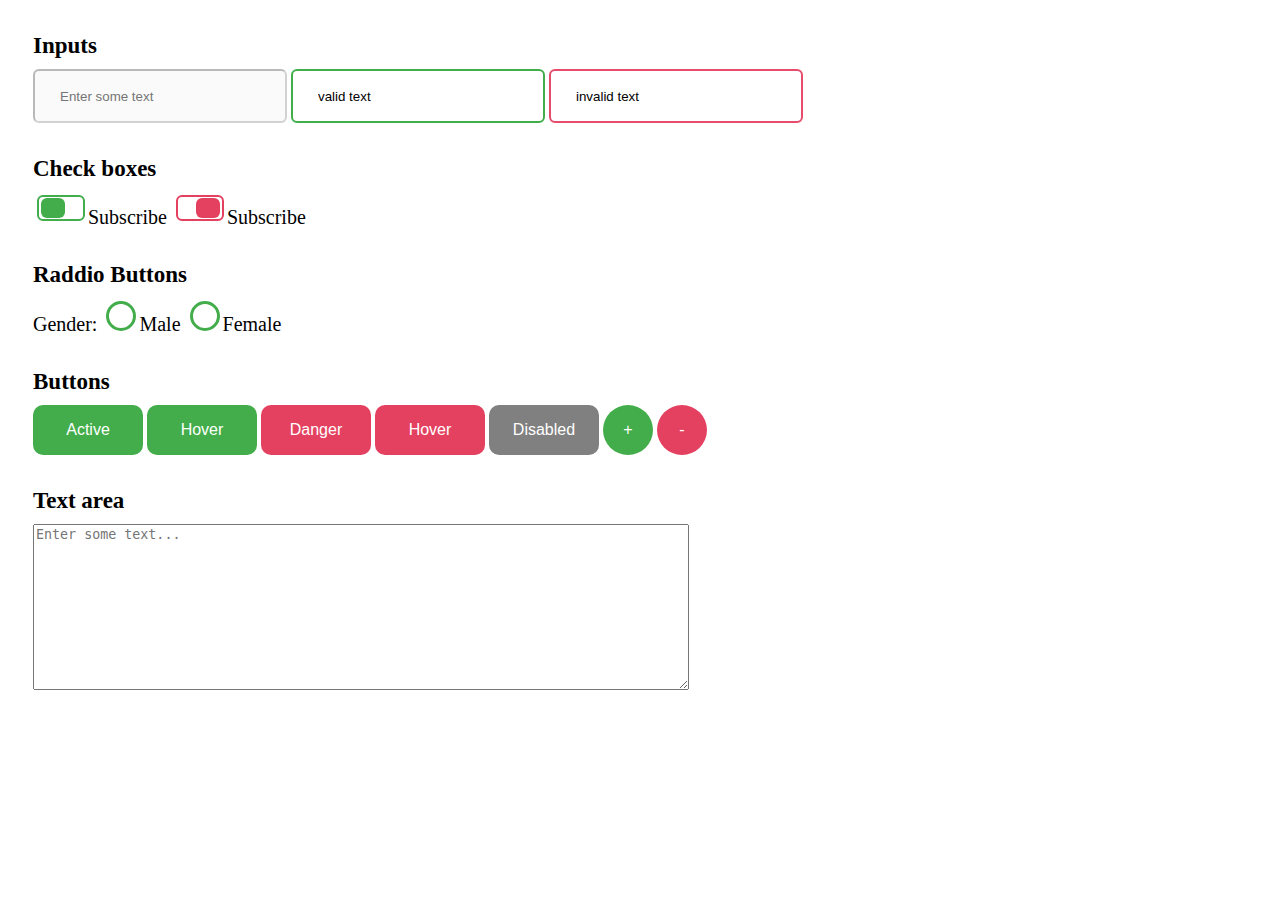
<file: eighthdz/index.html>
<!DOCTYPE html>
<html lang="en">
<head>
    <meta charset="UTF-8">
    <meta name="viewport" content="width=device-width, initial-scale=1.0">
    <title>Document</title>
    <link rel="stylesheet" href="style.css">
</head>
<body>
    <div class="container">
        <div class="inputs">
            <h3>Inputs</h3>
            <input type="text" placeholder="Enter some text" disabled>
            <input type="text" value="valid text" class="valid">
            <input type="text" value="invalid text" class="invalid">
        </div>
        <div class="check_boxes">
            <h3>Check boxes</h3>
            <label>
                <input type="checkbox" class="subscribe" checked>Subscribe
            </label>
            <label>
                <input type="checkbox" class="subscribe">Subscribe
            </label>
        </div>
        <div class="radio_buttons">
            <h3>Raddio Buttons</h3>
            <label>Gender:</label>
            <label><input type="radio" name="gender" class="radio">Male</label>
            <label><input type="radio" name="gender" class="radio">Female</label>
        </div>
        <div class="buttons">
            <h3>Buttons</h3>
            <button>Active</button>
            <button class="hover1">Hover</button>
            <button class="danger">Danger</button>
            <button class="hover2">Hover</button>
            <button class="disabled" disabled>Disabled</button>
            <button class="circle">+</button>
            <button class="circle danger">-</button>
        </div>
        <div class="textarea">
            <h3>Text area</h3>
            <textarea placeholder="Enter some text..."></textarea>
        </div>
    </div>
</body>
</html>
</file>
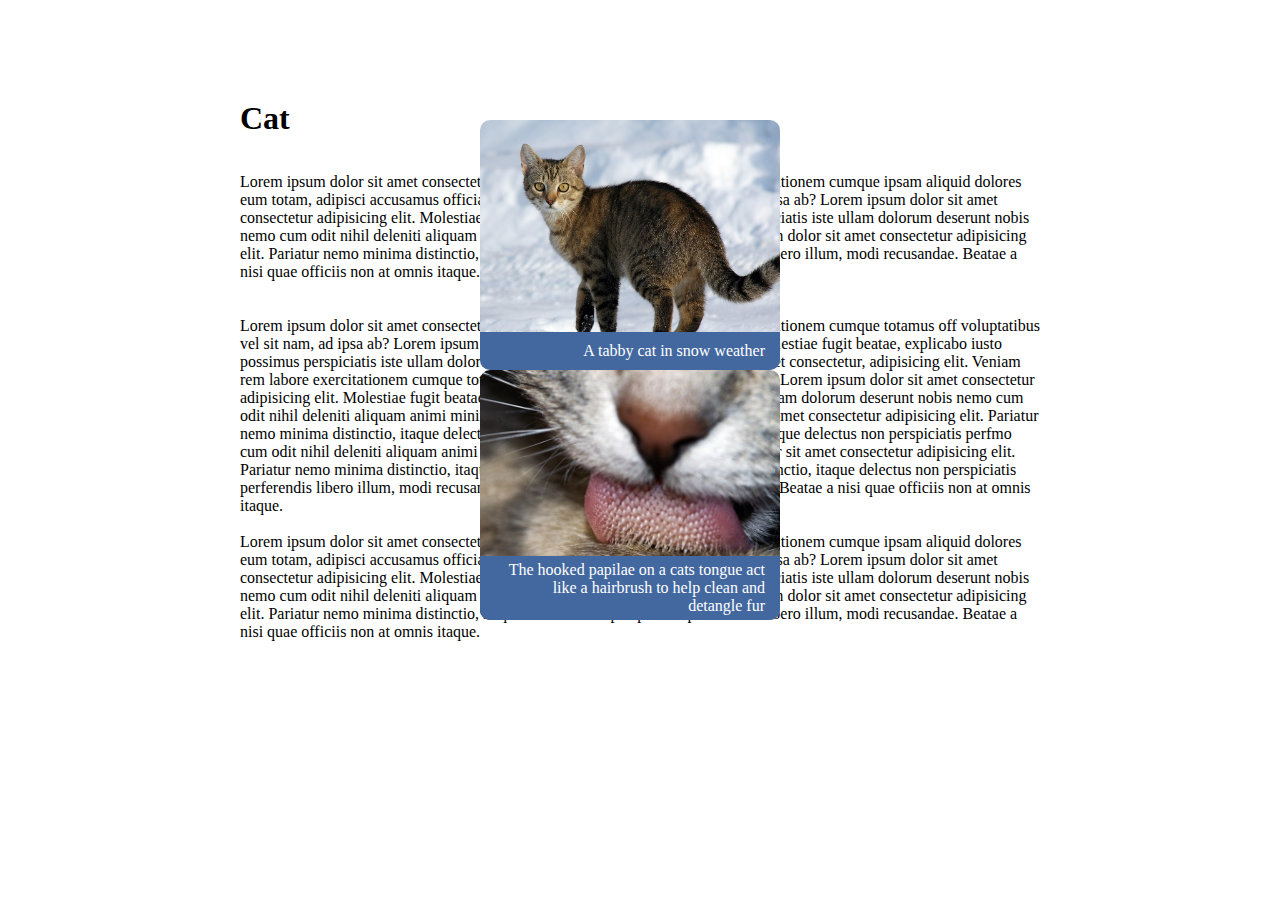
<file: fifthdz/index.html>
<!DOCTYPE html>
<html lang="en">
<head>
    <meta charset="UTF-8">
    <meta name="viewport" content="width=device-width, initial-scale=1.0">
    <title>Document</title>
    <link rel="stylesheet" href="style.css">
</head>
<body>
    <div class="text">
        <h1>Cat</h1>
        <br>
        <br>
        <p class="samtext">Lorem ipsum dolor sit amet consectetur, adipisicing elit. Veniam rem labore exercitationem cumque ipsam aliquid dolores eum totam, adipisci accusamus officia ipsum deleniti voluptatibus vel sit nam, ad ipsa ab? Lorem ipsum dolor sit amet consectetur adipisicing elit. Molestiae fugit beatae, explicabo iusto possimus perspiciatis iste ullam dolorum deserunt nobis nemo cum odit nihil deleniti aliquam animi minima accusantium quae! Lorem ipsum dolor sit amet consectetur adipisicing elit. Pariatur nemo minima distinctio, itaque delectus non perspiciatis perferendis libero illum, modi recusandae. Beatae a nisi quae officiis non at omnis itaque.</p>
        <div class="imgs">
            <div class="img1">
                <p class="imgtext1">A tabby cat in snow weather</p>
            </div>
            <div class="img2">
                <p class="imgtext2">The hooked papilae on a cats tongue act like a hairbrush to help clean and detangle fur</p>
            </div>
        </div>
        <br>
        <br>

    </div> 
    <div class="text2">
        <p class="samtext">Lorem ipsum dolor sit amet consectetur, adipisicing elit. Veniam rem labore exercitationem cumque  totamus off voluptatibus vel sit nam, ad ipsa ab? Lorem ipsum dolor sit amet consectetur adipisicing elit. Molestiae fugit beatae, explicabo iusto possimus perspiciatis iste ullam dolorum deserunt nobis nevrem ipsum dolor sit amet consectetur, adipisicing elit. Veniam rem labore exercitationem cumque  totamus off voluptatibus vel sit nam, ad ipsa ab? Lorem ipsum dolor sit amet consectetur adipisicing elit. Molestiae fugit beatae, explicabo iusto possimus perspiciatis iste ullam dolorum deserunt nobis nemo cum odit nihil deleniti aliquam animi minima accusantium quae! Lorem ipsum dolor sit amet consectetur adipisicing elit. Pariatur nemo minima distinctio, itaque delectus non perspiciatis perferendima distinctio, itaque delectus non perspiciatis perfmo cum odit nihil deleniti aliquam animi minima accusantium quae! Lorem ipsum dolor sit amet consectetur adipisicing elit. Pariatur nemo minima distinctio, itaque delectus non perspiciatis perferendima distinctio, itaque delectus non perspiciatis perferendis libero illum, modi recusandae. Beatae as libero illum, modi recusandae. Beatae a nisi quae officiis non at omnis itaque.</p>
        <br>
        <p class="samtext">Lorem ipsum dolor sit amet consectetur, adipisicing elit. Veniam rem labore exercitationem cumque ipsam aliquid dolores eum totam, adipisci accusamus officia ipsum deleniti voluptatibus vel sit nam, ad ipsa ab? Lorem ipsum dolor sit amet consectetur adipisicing elit. Molestiae fugit beatae, explicabo iusto possimus perspiciatis iste ullam dolorum deserunt nobis nemo cum odit nihil deleniti aliquam animi minima accusantium quae! Lorem ipsum dolor sit amet consectetur adipisicing elit. Pariatur nemo minima distinctio, itaque delectus non perspiciatis perferendis libero illum, modi recusandae. Beatae a nisi quae officiis non at omnis itaque.</p>
    </div>
</body>
</html>
</file>
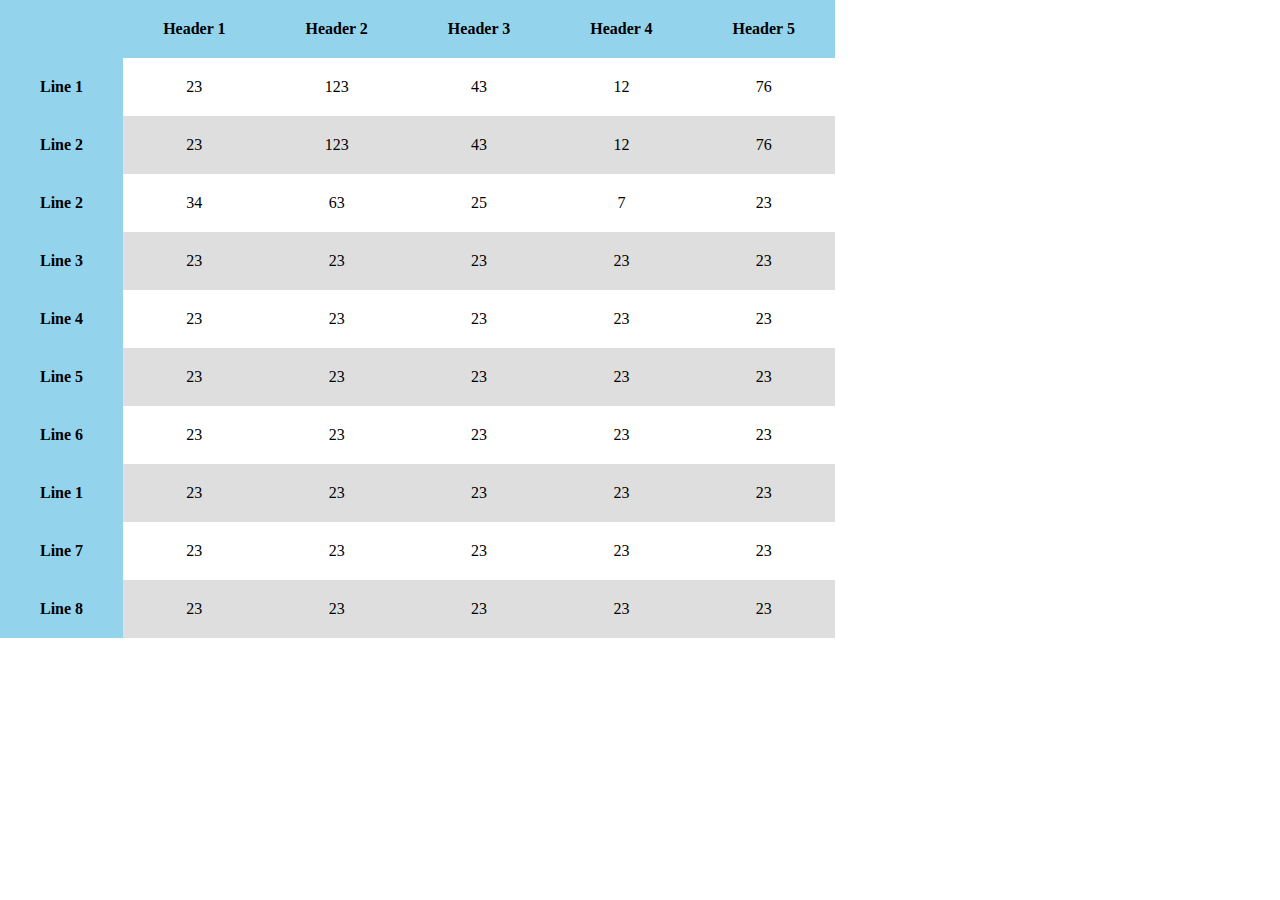
<file: firstdz/index.html>
<!DOCTYPE html>
<html lang="en">
<head>
    <meta charset="UTF-8">
    <meta name="viewport" content="width=device-width, initial-scale=1.0">
    <title>Document</title>
    <link rel="stylesheet" href="style.css">
</head>
<body>
    <table>
        <thead>
            <tr>
                <th> </th>
                <th>Header 1</th>
                <th>Header 2</th>
                <th>Header 3</th>
                <th>Header 4</th>
                <th>Header 5</th>
            </tr>
        </thead>
        <tbody>
            <tr>
                <th>Line 1</th>
                <td>23</td>
                <td>123</td>
                <td>43</td>
                <td>12</td>
                <td>76</td>
            </tr>
            <tr>
                <th>Line 2</th>
                <td>23</td>
                <td>123</td>
                <td>43</td>
                <td>12</td>
                <td>76</td>
            </tr>
            <tr>
                <th>Line 2</th>
                <td>34</td>
                <td>63</td>
                <td>25</td>
                <td>7</td>
                <td>23</td>
            </tr>
            <tr>
                <th>Line 3</th>
                <td>23</td>
                <td>23</td>
                <td>23</td>
                <td>23</td>
                <td>23</td>
            </tr>
            <tr>
                <th>Line 4</th>
                <td>23</td>
                <td>23</td>
                <td>23</td>
                <td>23</td>
                <td>23</td>
            </tr>
            <tr>
                <th>Line 5</th>
                <td>23</td>
                <td>23</td>
                <td>23</td>
                <td>23</td>
                <td>23</td>
            </tr>
            <tr>
                <th>Line 6</th>
                <td>23</td>
                <td>23</td>
                <td>23</td>
                <td>23</td>
                <td>23</td>
            </tr>
            <tr>
                <th>Line 1</th>
                <td>23</td>
                <td>23</td>
                <td>23</td>
                <td>23</td>
                <td>23</td>
            </tr>
            <tr>
                <th>Line 7</th>
                <td>23</td>
                <td>23</td>
                <td>23</td>
                <td>23</td>
                <td>23</td>
            </tr>
            <tr>
                <th>Line 8</th>
                <td>23</td>
                <td>23</td>
                <td>23</td>
                <td>23</td>
                <td>23</td>
            </tr>
        </tbody>
    </table>

</body>
</html>
</file>
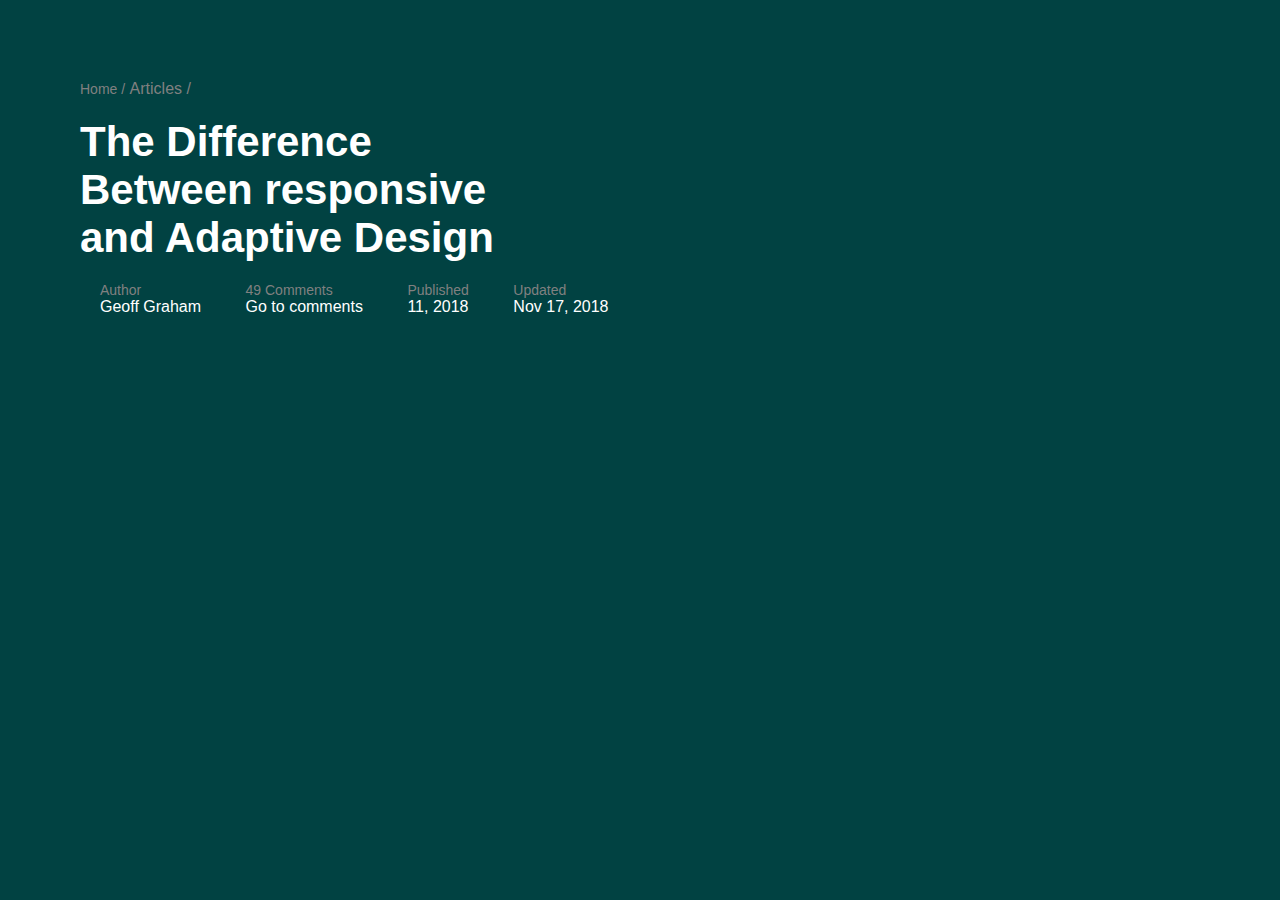
<file: fourthdz/index.html>
<!DOCTYPE html>
<html lang="en">
<head>
    <meta charset="UTF-8">
    <meta name="viewport" content="width=device-width, initial-scale=1.0">
    <title>Document</title>
    <link rel="stylesheet" href="style.css">
</head>
<body>
    <ul class="nav-menu">
        <li><p>Home /</p></li>
        <li><p>Articles /</p></li>
    </ul>
    <h1>The Difference Between responsive and Adaptive Design</h1>
    <div class="clearfix" id="main">
            <ul>
                <li>Author</li>
                <li><p>Geoff Graham</p></li>
            </ul>
            <ul>
                <li>49 Comments</li>
                <li><p>Go to comments</p></li>
            </ul>
            <div class="second">
                <ul>
                    <li>Published</li>
                    <li>11, 2018</li>
                </ul>
                <ul>
                    <li>Updated</li>
                    <li>Nov 17, 2018</li>
                </ul>
            </div>
    </div>
</body>
</html>
</file>
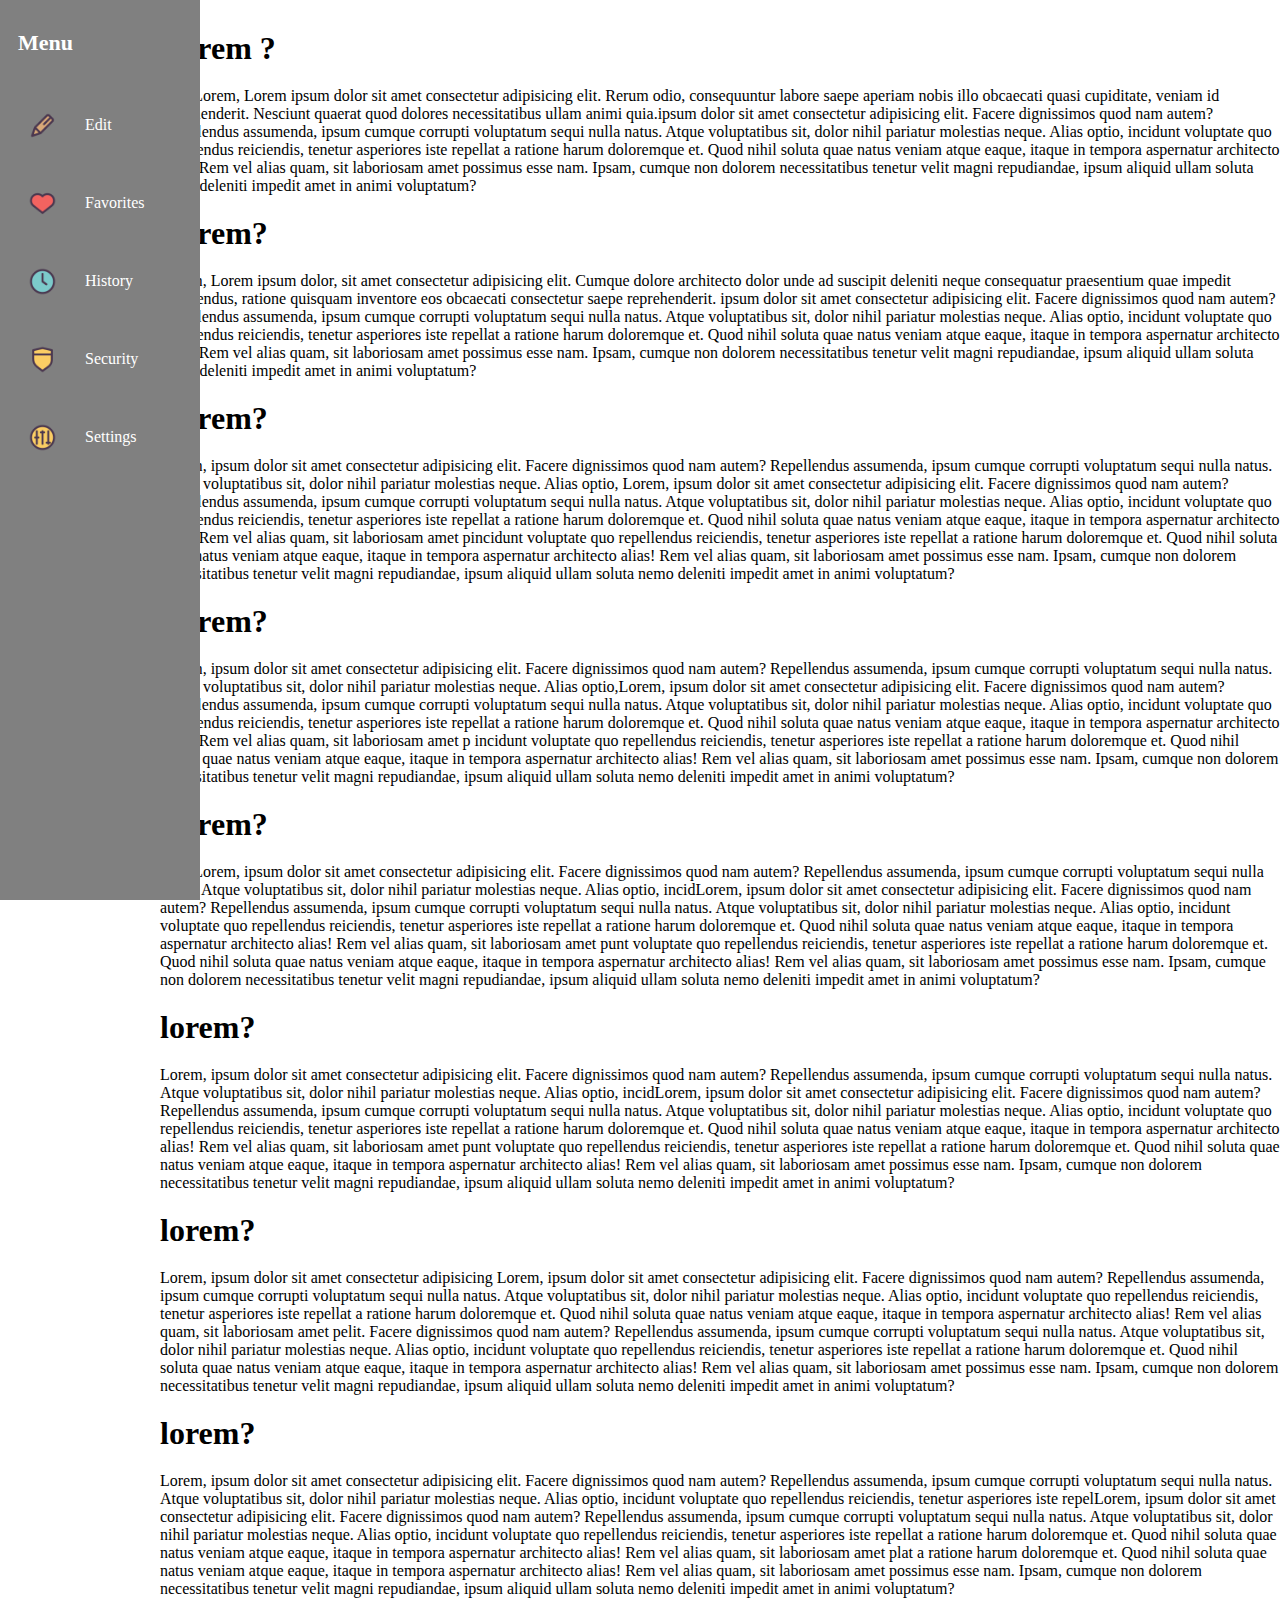
<file: seconddz/index.html>
<!DOCTYPE html>
<html lang="en">
<head>
    <meta charset="UTF-8">
    <meta name="viewport" content="width=device-width, initial-scale=1.0">
    <title>Document</title>
    <link rel="stylesheet" href="style.css">
</head>
<body>
    <nav>
        <h4>Menu</h4>
        <ul class="nav-menu">
            <li><a class="edit">Edit</a></li>
            <li><a class="favorites">Favorites</a></li>
            <li><a class="history">History</a></li>
            <li><a class="security">Security</a></li>
            <li><a class="settings">Settings</a></li>
        </ul>
    </nav>
    <main>
        <section>
            <h1>Lorem ?</h1>
            span Lorem,  Lorem ipsum dolor sit amet consectetur adipisicing elit. Rerum odio, consequuntur labore saepe aperiam nobis illo obcaecati quasi cupiditate, veniam id reprehenderit. Nesciunt quaerat quod dolores necessitatibus ullam animi quia.ipsum dolor sit amet consectetur adipisicing elit. Facere dignissimos quod nam autem? Repellendus assumenda, ipsum cumque corrupti voluptatum sequi nulla natus. Atque voluptatibus sit, dolor nihil pariatur molestias neque.
            Alias optio, incidunt voluptate quo repellendus reiciendis, tenetur asperiores iste repellat a ratione harum doloremque et. Quod nihil soluta quae natus veniam atque eaque, itaque in tempora aspernatur architecto alias!
            Rem vel alias quam, sit laboriosam amet possimus esse nam. Ipsam, cumque non dolorem necessitatibus tenetur velit magni repudiandae, ipsum aliquid ullam soluta nemo deleniti impedit amet in animi voluptatum?
        </section>
        <section>
            <h1>Lorem?</h1>
            Lorem, Lorem ipsum dolor, sit amet consectetur adipisicing elit. Cumque dolore architecto dolor unde ad suscipit deleniti neque consequatur praesentium quae impedit repellendus, ratione quisquam inventore eos obcaecati consectetur saepe reprehenderit. ipsum dolor sit amet consectetur adipisicing elit. Facere dignissimos quod nam autem? Repellendus assumenda, ipsum cumque corrupti voluptatum sequi nulla natus. Atque voluptatibus sit, dolor nihil pariatur molestias neque.
            Alias optio, incidunt voluptate quo repellendus reiciendis, tenetur asperiores iste repellat a ratione harum doloremque et. Quod nihil soluta quae natus veniam atque eaque, itaque in tempora aspernatur architecto alias!
            Rem vel alias quam, sit laboriosam amet possimus esse nam. Ipsam, cumque non dolorem necessitatibus tenetur velit magni repudiandae, ipsum aliquid ullam soluta nemo deleniti impedit amet in animi voluptatum?
        </section>
        <section>
            <h1>Lorem?</h1>
            Lorem, ipsum dolor sit amet consectetur adipisicing elit. Facere dignissimos quod nam autem? Repellendus assumenda, ipsum cumque corrupti voluptatum sequi nulla natus. Atque voluptatibus sit, dolor nihil pariatur molestias neque.
            Alias optio,  Lorem, ipsum dolor sit amet consectetur adipisicing elit. Facere dignissimos quod nam autem? Repellendus assumenda, ipsum cumque corrupti voluptatum sequi nulla natus. Atque voluptatibus sit, dolor nihil pariatur molestias neque.
            Alias optio, incidunt voluptate quo repellendus reiciendis, tenetur asperiores iste repellat a ratione harum doloremque et. Quod nihil soluta quae natus veniam atque eaque, itaque in tempora aspernatur architecto alias!
            Rem vel alias quam, sit laboriosam amet pincidunt voluptate quo repellendus reiciendis, tenetur asperiores iste repellat a ratione harum doloremque et. Quod nihil soluta quae natus veniam atque eaque, itaque in tempora aspernatur architecto alias!
            Rem vel alias quam, sit laboriosam amet possimus esse nam. Ipsam, cumque non dolorem necessitatibus tenetur velit magni repudiandae, ipsum aliquid ullam soluta nemo deleniti impedit amet in animi voluptatum?
        </section>
        <section>
            <h1>Lorem?</h1>
            Lorem, ipsum dolor sit amet consectetur adipisicing elit. Facere dignissimos quod nam autem? Repellendus assumenda, ipsum cumque corrupti voluptatum sequi nulla natus. Atque voluptatibus sit, dolor nihil pariatur molestias neque.
            Alias optio,Lorem, ipsum dolor sit amet consectetur adipisicing elit. Facere dignissimos quod nam autem? Repellendus assumenda, ipsum cumque corrupti voluptatum sequi nulla natus. Atque voluptatibus sit, dolor nihil pariatur molestias neque.
            Alias optio, incidunt voluptate quo repellendus reiciendis, tenetur asperiores iste repellat a ratione harum doloremque et. Quod nihil soluta quae natus veniam atque eaque, itaque in tempora aspernatur architecto alias!
            Rem vel alias quam, sit laboriosam amet p incidunt voluptate quo repellendus reiciendis, tenetur asperiores iste repellat a ratione harum doloremque et. Quod nihil soluta quae natus veniam atque eaque, itaque in tempora aspernatur architecto alias!
            Rem vel alias quam, sit laboriosam amet possimus esse nam. Ipsam, cumque non dolorem necessitatibus tenetur velit magni repudiandae, ipsum aliquid ullam soluta nemo deleniti impedit amet in animi voluptatum?
        </section>
        <section>
            <h1>Lorem?</h1>
            span Lorem, ipsum dolor sit amet consectetur adipisicing elit. Facere dignissimos quod nam autem? Repellendus assumenda, ipsum cumque corrupti voluptatum sequi nulla natus. Atque voluptatibus sit, dolor nihil pariatur molestias neque.
            Alias optio, incidLorem, ipsum dolor sit amet consectetur adipisicing elit. Facere dignissimos quod nam autem? Repellendus assumenda, ipsum cumque corrupti voluptatum sequi nulla natus. Atque voluptatibus sit, dolor nihil pariatur molestias neque.
            Alias optio, incidunt voluptate quo repellendus reiciendis, tenetur asperiores iste repellat a ratione harum doloremque et. Quod nihil soluta quae natus veniam atque eaque, itaque in tempora aspernatur architecto alias!
            Rem vel alias quam, sit laboriosam amet punt voluptate quo repellendus reiciendis, tenetur asperiores iste repellat a ratione harum doloremque et. Quod nihil soluta quae natus veniam atque eaque, itaque in tempora aspernatur architecto alias!
            Rem vel alias quam, sit laboriosam amet possimus esse nam. Ipsam, cumque non dolorem necessitatibus tenetur velit magni repudiandae, ipsum aliquid ullam soluta nemo deleniti impedit amet in animi voluptatum?
        </section>
        <section>
            <h1>lorem?</h1>
            Lorem, ipsum dolor sit amet consectetur adipisicing elit. Facere dignissimos quod nam autem? Repellendus assumenda, ipsum cumque corrupti voluptatum sequi nulla natus. Atque voluptatibus sit, dolor nihil pariatur molestias neque.
            Alias optio, incidLorem, ipsum dolor sit amet consectetur adipisicing elit. Facere dignissimos quod nam autem? Repellendus assumenda, ipsum cumque corrupti voluptatum sequi nulla natus. Atque voluptatibus sit, dolor nihil pariatur molestias neque.
            Alias optio, incidunt voluptate quo repellendus reiciendis, tenetur asperiores iste repellat a ratione harum doloremque et. Quod nihil soluta quae natus veniam atque eaque, itaque in tempora aspernatur architecto alias!
            Rem vel alias quam, sit laboriosam amet punt voluptate quo repellendus reiciendis, tenetur asperiores iste repellat a ratione harum doloremque et. Quod nihil soluta quae natus veniam atque eaque, itaque in tempora aspernatur architecto alias!
            Rem vel alias quam, sit laboriosam amet possimus esse nam. Ipsam, cumque non dolorem necessitatibus tenetur velit magni repudiandae, ipsum aliquid ullam soluta nemo deleniti impedit amet in animi voluptatum?
        </section>
        <section>
            <h1>lorem?</h1>
            Lorem, ipsum dolor sit amet consectetur adipisicing Lorem, ipsum dolor sit amet consectetur adipisicing elit. Facere dignissimos quod nam autem? Repellendus assumenda, ipsum cumque corrupti voluptatum sequi nulla natus. Atque voluptatibus sit, dolor nihil pariatur molestias neque.
            Alias optio, incidunt voluptate quo repellendus reiciendis, tenetur asperiores iste repellat a ratione harum doloremque et. Quod nihil soluta quae natus veniam atque eaque, itaque in tempora aspernatur architecto alias!
            Rem vel alias quam, sit laboriosam amet pelit. Facere dignissimos quod nam autem? Repellendus assumenda, ipsum cumque corrupti voluptatum sequi nulla natus. Atque voluptatibus sit, dolor nihil pariatur molestias neque.
            Alias optio, incidunt voluptate quo repellendus reiciendis, tenetur asperiores iste repellat a ratione harum doloremque et. Quod nihil soluta quae natus veniam atque eaque, itaque in tempora aspernatur architecto alias!
            Rem vel alias quam, sit laboriosam amet possimus esse nam. Ipsam, cumque non dolorem necessitatibus tenetur velit magni repudiandae, ipsum aliquid ullam soluta nemo deleniti impedit amet in animi voluptatum?
        </section>
        <section>
            <h1>lorem?</h1>
            Lorem, ipsum dolor sit amet consectetur adipisicing elit. Facere dignissimos quod nam autem? Repellendus assumenda, ipsum cumque corrupti voluptatum sequi nulla natus. Atque voluptatibus sit, dolor nihil pariatur molestias neque.
            Alias optio, incidunt voluptate quo repellendus reiciendis, tenetur asperiores iste repelLorem, ipsum dolor sit amet consectetur adipisicing elit. Facere dignissimos quod nam autem? Repellendus assumenda, ipsum cumque corrupti voluptatum sequi nulla natus. Atque voluptatibus sit, dolor nihil pariatur molestias neque.
            Alias optio, incidunt voluptate quo repellendus reiciendis, tenetur asperiores iste repellat a ratione harum doloremque et. Quod nihil soluta quae natus veniam atque eaque, itaque in tempora aspernatur architecto alias!
            Rem vel alias quam, sit laboriosam amet plat a ratione harum doloremque et. Quod nihil soluta quae natus veniam atque eaque, itaque in tempora aspernatur architecto alias!
            Rem vel alias quam, sit laboriosam amet possimus esse nam. Ipsam, cumque non dolorem necessitatibus tenetur velit magni repudiandae, ipsum aliquid ullam soluta nemo deleniti impedit amet in animi voluptatum?
        </section>
    </main>
</body>
</html>
</file>
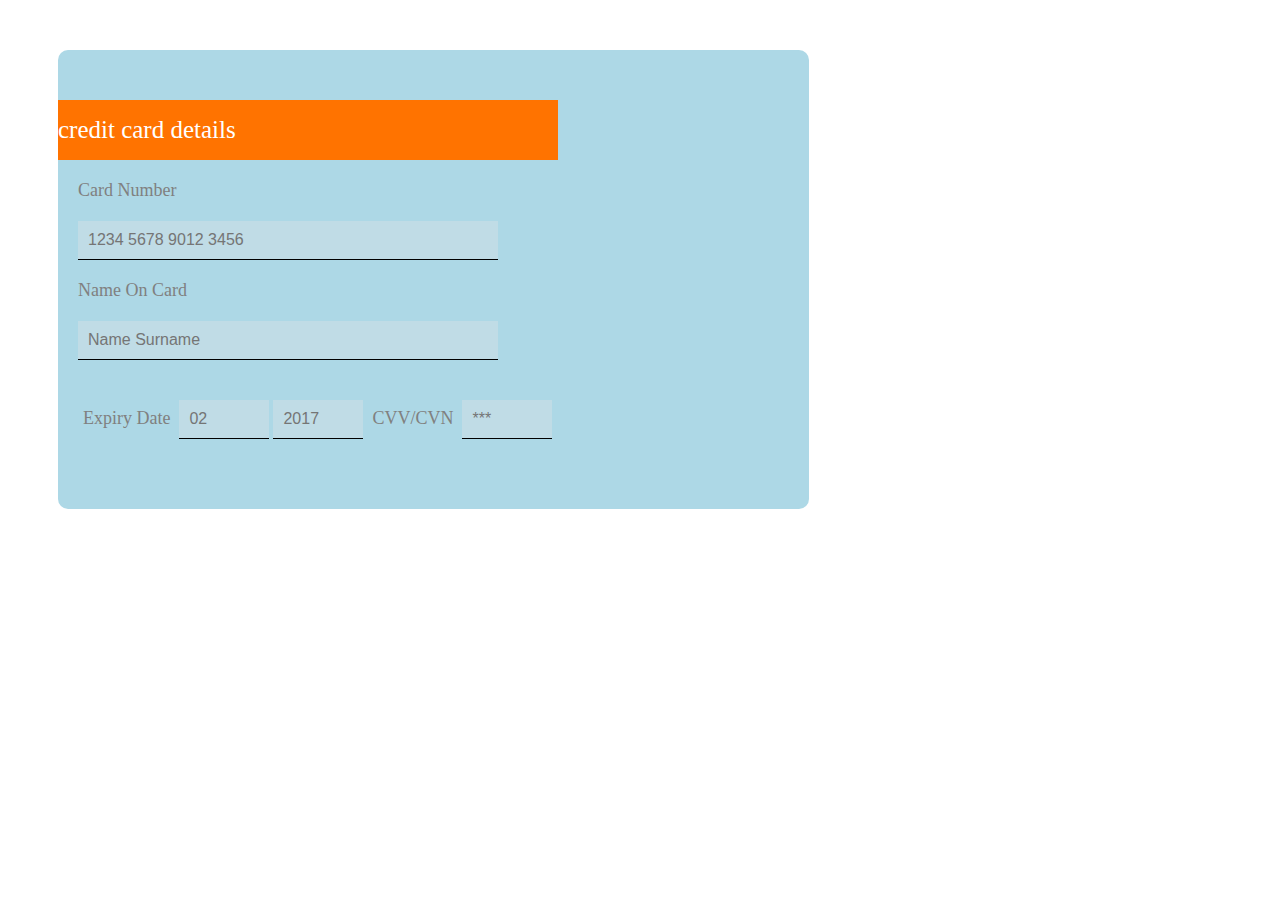
<file: seventhdz/index.html>
<!DOCTYPE html>
<html lang="en">
<head>
    <meta charset="UTF-8">
    <meta name="viewport" content="width=device-width, initial-scale=1.0">
    <title>Document</title>
    <link rel="stylesheet" href="style.css">
</head>
<body>
    <div class="container">
        <div class="title-card">
           <p>credit card details</p>
         </div> 
         <form>
            <div class="mrgn">
                <label for="card-number">Card Number</label>
                <input type="text" id="card-number" name="card-number" placeholder="1234 5678 9012 3456">
        
                <label for="card-holder">Name On Card</label>
                <input type="text" id="card-holder" name="card-holder" placeholder="Name Surname">
             <div class="expiry">
                 <label for="expiry-date">Expiry Date</label>
                 <input type="text" id="expiry-date" name="expiry-date" placeholder="02">
                 <input type="text" id="expiry-year" name="expiry-year" placeholder="2017">
        
                 <label for="cvv">CVV/CVN</label>
                 <input type="text" id="cvv" name="cvv" placeholder="***">
                </div>
            </div>
          </form> 
    </div>
</body>
</html>
</file>
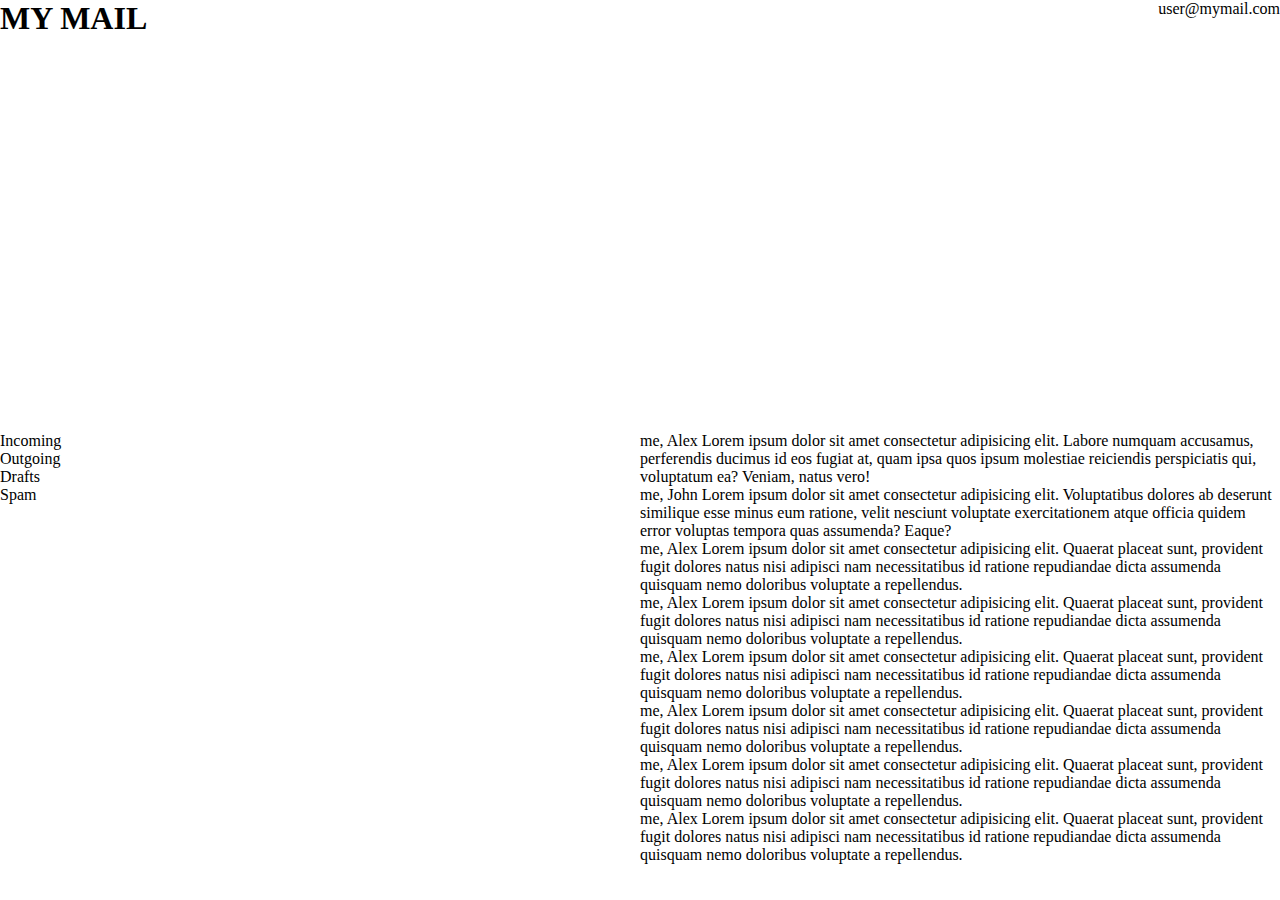
<file: sixthdz/index.html>
<!DOCTYPE html>
<html lang="en">
<head>
    <meta charset="UTF-8">
    <meta name="viewport" content="width=device-width, initial-scale=1.0">
    <title>Document</title>
    <link rel="stylesheet" href="style.css">
</head>
<body>
    <div class="container">
        <header>
            <h1>MY MAIL</h1>
            <p>user@mymail.com</p>
        </header>
        <aside>
            <ul>
                <li>Incoming</li>
                <li>Outgoing</li>
                <li>Drafts</li>
                <li>Spam</li>
            </ul>
        </aside>
        <main>
            <ul>
                <li>me, Alex Lorem ipsum dolor sit amet consectetur adipisicing elit. Labore numquam accusamus, perferendis ducimus id eos fugiat at, quam ipsa quos ipsum molestiae reiciendis perspiciatis qui, voluptatum ea? Veniam, natus vero!</li>
                <li>me, John Lorem ipsum dolor sit amet consectetur adipisicing elit. Voluptatibus dolores ab deserunt similique esse minus eum ratione, velit nesciunt voluptate exercitationem atque officia quidem error voluptas tempora quas assumenda? Eaque?</li>
                <li>me, Alex Lorem ipsum dolor sit amet consectetur adipisicing elit. Quaerat placeat sunt, provident fugit dolores natus nisi adipisci nam necessitatibus id ratione repudiandae dicta assumenda quisquam nemo doloribus voluptate a repellendus.</li>
                <li>me, Alex Lorem ipsum dolor sit amet consectetur adipisicing elit. Quaerat placeat sunt, provident fugit dolores natus nisi adipisci nam necessitatibus id ratione repudiandae dicta assumenda quisquam nemo doloribus voluptate a repellendus.</li>
                <li>me, Alex Lorem ipsum dolor sit amet consectetur adipisicing elit. Quaerat placeat sunt, provident fugit dolores natus nisi adipisci nam necessitatibus id ratione repudiandae dicta assumenda quisquam nemo doloribus voluptate a repellendus.</li>
                <li>me, Alex Lorem ipsum dolor sit amet consectetur adipisicing elit. Quaerat placeat sunt, provident fugit dolores natus nisi adipisci nam necessitatibus id ratione repudiandae dicta assumenda quisquam nemo doloribus voluptate a repellendus.</li>
                <li>me, Alex Lorem ipsum dolor sit amet consectetur adipisicing elit. Quaerat placeat sunt, provident fugit dolores natus nisi adipisci nam necessitatibus id ratione repudiandae dicta assumenda quisquam nemo doloribus voluptate a repellendus.</li>
                <li>me, Alex Lorem ipsum dolor sit amet consectetur adipisicing elit. Quaerat placeat sunt, provident fugit dolores natus nisi adipisci nam necessitatibus id ratione repudiandae dicta assumenda quisquam nemo doloribus voluptate a repellendus.</li>
            </ul>
        </main>
    </div>
</body>
</html>
</file>
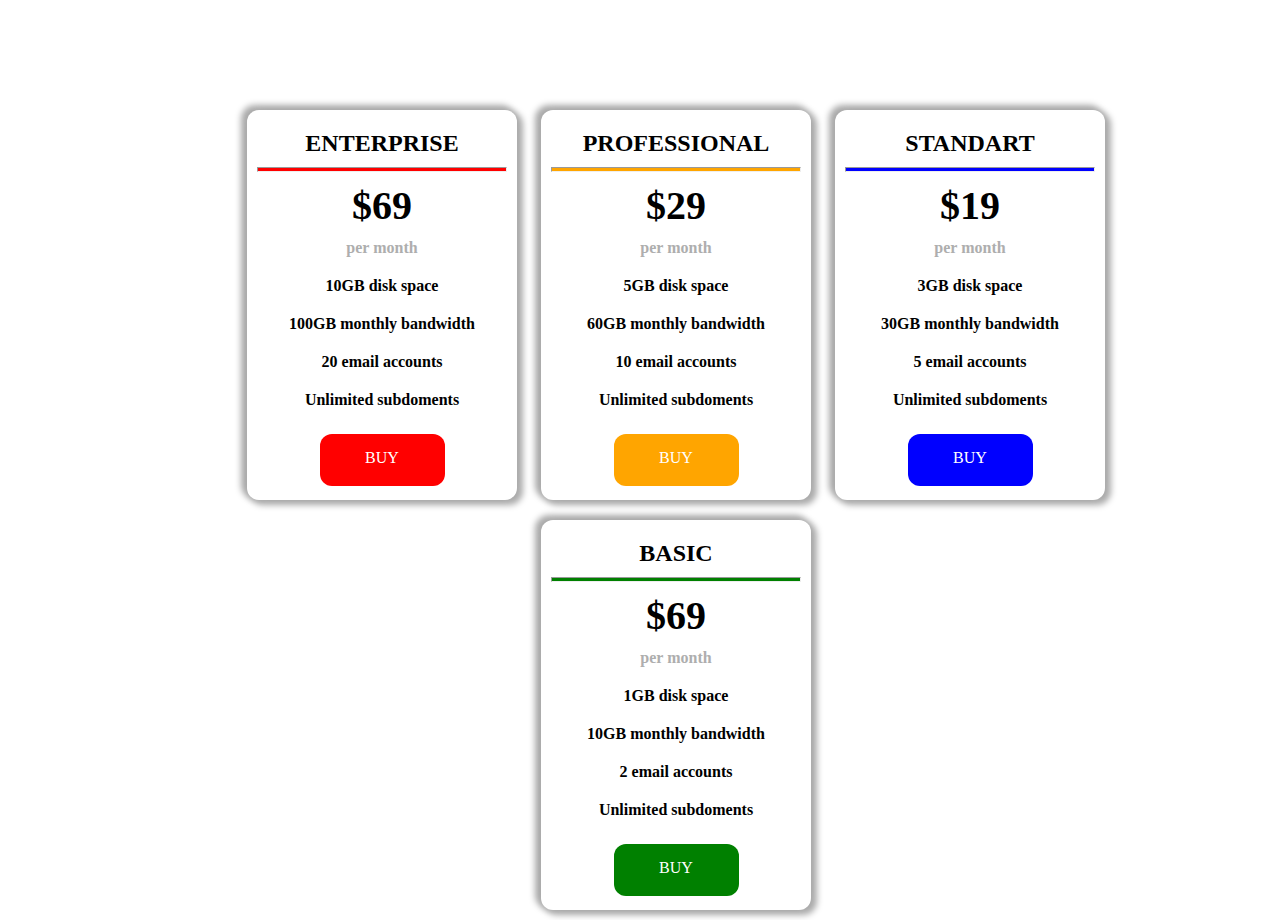
<file: thirddz/index.html>
<!DOCTYPE html>
<html lang="en">
<head>
    <meta charset="UTF-8">
    <meta name="viewport" content="width=device-width, initial-scale=1.0">
    <title>Document</title>
    <link rel="stylesheet" href="style.css">
</head>
<body>
   <div class="divmain">
        <div>
            <h2>ENTERPRISE</h2>
            <hr class="red">
            <p class="cost">$69</p>
            <p>
                <span>per month</span>
            </p>
            <p>10GB disk space</p>
            <p>100GB monthly bandwidth</p>
            <p>20 email accounts</p>
            <p>Unlimited subdoments</p>
            <a href="#" class="red">BUY</a>
        </div>
        <div>
            <h2>PROFESSIONAL</h2>
            <hr class="orange">
            <p class="cost">$29</p>
            <p>
                <span>per month</span>
            </p>
            <p>5GB disk space</p>
            <p>60GB monthly bandwidth</p>
            <p>10 email accounts</p>
            <p>Unlimited subdoments</p>
            <a href="#" class="orange">BUY</a>
        </div>
        <div>
            <h2>STANDART</h2>
            <hr class="blue">
            <p class="cost">$19</p>
            <p>
                <span>per month</span>
            </p>
            <p>3GB disk space</p>
            <p>30GB monthly bandwidth</p>
            <p>5 email accounts</p>
            <p>Unlimited subdoments</p>
            <a href="#" class="blue">BUY</a>
        </div>
        <div>
            <h2>BASIC</h2>
            <hr class="green">
            <p class="cost">$69</p>
            <p>
                <span>per month</span>
            </p>
            <p>1GB disk space</p>
            <p>10GB monthly bandwidth</p>
            <p>2 email accounts</p>
            <p>Unlimited subdoments</p>
            <a href="#" class="green">BUY</a>
        </div>
    </div>
</body>
</html>
</file>
<file: eighthdz/style.css>
body {
    padding: 0 25px;
}
h3 {
    font-size: 23px;
    margin-top: 33px;
    margin-bottom: 10px;
}
label {
    font-size: 20px;
}
input[type="text"]{
    height: 50px;
    width: 200px;
    background-size: 25px;
    border-radius: 6px;
    padding: 0 25px;
}
.valid{
    border: 2px solid #42ae4a;
    padding-right: 10px;
}
.invalid{
    border: 2px solid #e74c6c;
    padding-right: 10px;
}
.subscribe{
    appearance: none;
    height: 26px;
    width: 48px;
    border: 2px solid #e44160;
    border-radius: 6px;
}
.subscribe::before {
    content: '';
    display: block;
    height: 20px;
    width: 24px;
    margin: 1px 18px;
    background-color: #e44160;
    border-radius: 6px;
}
.subscribe:hover{
    border: 2px solid #42ad4a;
}
.subscribe:checked {
    padding: 1px 2px;
    border: 2px solid #42ad4a;
    border-radius: 6px;
}
.subscribe:checked::before {
    margin: 0;
    background-color: #42ad4a;
}
.subscribe:checked:hover {
    border: 2px solid #e44160;
    border-radius: 6px;
}
.hover1:hover{
    background-color: #2c7731;
}
.hover2{
    background-color:#e44160;
}
.hover2:hover{
    background-color: brown;
}
.radio{
    appearance: none;
    height: 30px;
    width: 30px;
    padding: 2px;
    border: 3px solid #42ad4a;
    border-radius: 50%;;
}
.radio:checked {
    background-color: #42ad4a;
}
button{
    height: 50px;
    width: 110px;
    border: 0;
    border-radius: 10px;
    background-color: #42ad4a;
    color: white;
    font-size: medium;
}
button:hover {
    background-color: #2c7731;
}
.danger {
    background-color: #e44160
}
.danger:hover {
    background-color: brown
}
.disabled:disabled {
    background-color: grey;
}
button.circle {
    width: 50px;
    border-radius: 50%;
}
textarea {
    height: 160px;     
    width: 650px;    
}
</file>
<file: fifthdz/style.css>
*{
    padding: 0;
    margin: 0;
    box-sizing: border-box;
}
body{
    position: relative;
    margin-top: 100px;
}
.text{
    width: 800px;
    margin: auto;
}
.text2{
    width: 800px;
    margin: auto;
}
.imgs{
    display: flex;
    flex-direction: column;
    position: absolute;
    right: 500px;
    top: 20px;
}
.img1{
    background-image: url(./Felis_catus-cat_on_snow.jpg);
    background-position:center;
    background-size: cover;
    background-repeat: no-repeat;
    width: 300px;
    height: 250px;
    object-fit: cover;
    border-radius: 10px;
    position: relative;
}
.img2{
    background-image: url(./0-ysgyoecoxy-cat-tongue-macro.jpg);
    background-position:center;
    background-size: cover;
    background-repeat: no-repeat;
    width: 300px;
    height: 250px;
    object-fit: cover;
    border-radius: 10px;
    position: relative;
}
.imgtext1{
    width: 100%;
    position: absolute;
    bottom: 0;
    right: 0;
    background-color:rgb(67, 104, 160);
    color: white;
    padding: 10px 15px;
    text-align: end;
    border-radius: 0 0 10px 10px;
}
.imgtext2{
    width: 100%;
    position: absolute;
    bottom: 0;
    right: 0;
    background-color:rgb(67, 104, 160);
    color: white;
    padding: 5px 15px;
    text-align: end;
    border-radius: 0 0 10px 10px;
}
@media screen and (width<800px) 
{
    body{
        position: static;
    }
    .samtext{
        font-size: 2vw;
    }
    .text,.text2{
        margin: auto;
    }
    .imgs{
        position: static;
        flex-direction: row;
        gap: 15px;
        margin-top: 30px;
        margin-left: 20px;
        margin-bottom: 30px;
    }
}
@media screen and (width<600px) 
{
    body{
        position: static;
    }
    .imgs{
        position: static;
        flex-direction: column;
        gap: 15px;
        margin-top: 20px;
        justify-content: center;
        margin-left: 80px;
    }
    .img1,.img2{
        width: 500px;
        height: 400px;
    }
    
}
</file>
<file: firstdz/style.css>
*{
    margin: 0;
    padding: 0;
    border-collapse: collapse;
}
th, td {
    padding: 20px 40px;
}
th{
    background-color: rgb(148, 211, 236);
}
tbody td{
    text-align: center;
}
tr:nth-child(even) {
    background-color: rgb(222, 222, 222);
}
tr:nth-child(odd) {
    background-color: rgb(255, 255, 255);
}
thead tr {
    position: sticky;
    top: 0;
    z-index: 2;
} 
tbody th {
    position: sticky;
    left: 0;
}
</file>
<file: fourthdz/style.css>
* {
    margin: 0;
    padding: 0;
    font-family: 'Segoe UI', sans-serif;
    background-color: #014242;
    color:white;
    text-decoration: none;
    list-style-type: none;
}
body {
    padding-left: 80px;
    padding-top: 80px;
}
h1{
    padding: 20px 0;
    width: 475px;
    font-weight: bold;
    font-size: 42px;
}
.nav-menu li {
    display: inline-block;
    color: grey;
}
.nav-menu p{
    font-weight: lighter;
    color: grey;
}
.clearfix ul {
    display: inline-block;
    padding-right: 20px;
    padding-left: 20px;
}
ul li:first-child {
    font-size: 14px;
    color: grey;
}
.second{
    display: inline-block;
}
@media screen and (width<=600px)
{
    .clearfix ul{
        margin-bottom: 15px;
    }
    .clearfix{
        display: block;
    }
    .second{
        display: block;
    }
    .second ul:last-child{
        margin-left: 40px;
    }
}
</file>
<file: seconddz/style.css>
*{
    margin: 0;
    padding: 0;
    list-style-type: none;
}
nav {
    position: fixed;
    top: 0;
    left: 0;
    width: 84px;
    height: 100vh;
    overflow: hidden;
    background-color: #808080;
    transition: width 1s;
    color: white;
}
nav:hover{
    width: 200px;
}
h4{
    padding: 30px 18px;
    font-weight: 700;
    font-size: 22px;
    user-select: none;
}
main{
    padding: 10px 0 0 160px;
    height: 100%;
}
h1 {
    padding: 20px 0;
}
.nav-menu a{
    display: block;
    padding: 30px 55px;
    padding-left: 85px;
    color: white;
    text-decoration: none;
    transition: background-color 0.5s;
    cursor: pointer;
    user-select: none;
}
.nav-menu a:hover{
    background-color: #5e5e5e;
}
.edit {
    background-image: url('./img/edit.png');
    background-repeat: no-repeat;
    background-size: 55px;
    background-position: 15px;
}
.favorites{
    background-image: url('./img/favorites.png');
    background-repeat: no-repeat;
    background-size: 55px;
    background-position: 15px;
}
.history{
    background-image: url('./img/history.png');
    background-repeat: no-repeat;
    background-size: 55px;
    background-position: 15px;
}
.security{
    background-image: url('./img/security.png');
    background-repeat: no-repeat;
    background-size: 55px;
    background-position: 15px;
}
.settings{
    background-image: url('./img/settings.png');
    background-repeat: no-repeat;
    background-size: 55px;
    background-position: 15px;
}
</file>
<file: seventhdz/style.css>
.container {
    border-radius: 10px;
    display: flex;
    flex-direction: column;
    max-width: 751px;
    height: auto;
    margin-left: 50px;
    margin-top: 50px ;
    color: white;
    background-color: lightblue;
}
.title-card {
    display: flex;
    justify-content: start;
    align-items: center;
	text-align: center;
	font-size: 25px; 
    width: 500px;
    height: 60px;
    background-color: rgb(255, 115, 0);
    margin-top: 50px;
    color: white;
}
form {
	padding-bottom: 30px ;
	display: flex;
	flex-direction: column;
	align-items: left;
}
label {
	display: flex;
	flex-direction: column;
	align-items: left;
	font-size: 18px;
	color: grey;
}
.expiry label{
	display: inline;
	margin: 5px;
}
.expiry input{
	width: 70px;
}
input {
	margin: 20px 0;
	padding: 10px;
	border: none;
    border-bottom: 1px solid black;
	font-size: 16px;
	width: 400px;
	text-align: left;
    background-color: rgb(192, 220, 230);
}
.mrgn{
    margin-left: 20px;
    margin-top: 20px;
    margin-bottom: 20px;
}
</file>
<file: sixthdz/style.css>
*{
    margin: 0;
    padding: 0;
    box-sizing: border-box;
    text-decoration: none;
    list-style-type: none;
}
.container{
    display: grid;
    grid-template-columns: repeat(2, 1fr);
    grid-template-rows: repeat(2, 1fr);
    grid-column-gap: 0px;
    grid-row-gap: 0px;
}
header{
    grid-area: 1 / 1 / 2 / 3;
    display: flex;
    justify-content: space-between;
}
aside{
    grid-area: 2 / 1 / 3 / 2;
    
}
main{
    grid-area: 2 / 2 / 3 / 3;
}
</file>
<file: thirddz/style.css>
* {
    margin: 0;
    padding: 0; 
    text-align: center;
} 
.divmain{
    width: 90%;
    margin: auto;
    padding: 100px;
    box-shadow: none;
}
div{
    display: inline-block;
    margin: 10px;
    height: 370px;
    width: 250px;
    padding: 10px;
    box-shadow: 4px 3px 6px 2px #aaaaaa, -4px -3px 6px 2px #aaaaaa;
    background-color: white;
}
.divmain div:hover{
    transform: scale(1.2);
    transition: 0.4s linear;
}
.divmain div{
    transform: scale(1);
    transition: 0.4s linear;
}
a{
    text-align: center;
    display: block; 
    width: 50%;
    margin: 15px auto; 
    height: 10%;
    padding: 15px 0 0 0;
    text-decoration:none; 
    color: white;
}
hr{
    height: 3px;
}
h2{
    padding:10px 15px;
}
p{
    padding:10px 15px;
    font-weight: bold;
}
a, div{
    border-radius: 12px;
}
span{
    color: #aeaeae;
}
.cost{
    font-size: 40px;
    padding: 10px 0 0;
}
.red{
    background-color: red;
}
.orange{
    background-color: orange;
}
.blue{
    background-color: blue;
}
.green{
    background-color: green;
}
</file>
